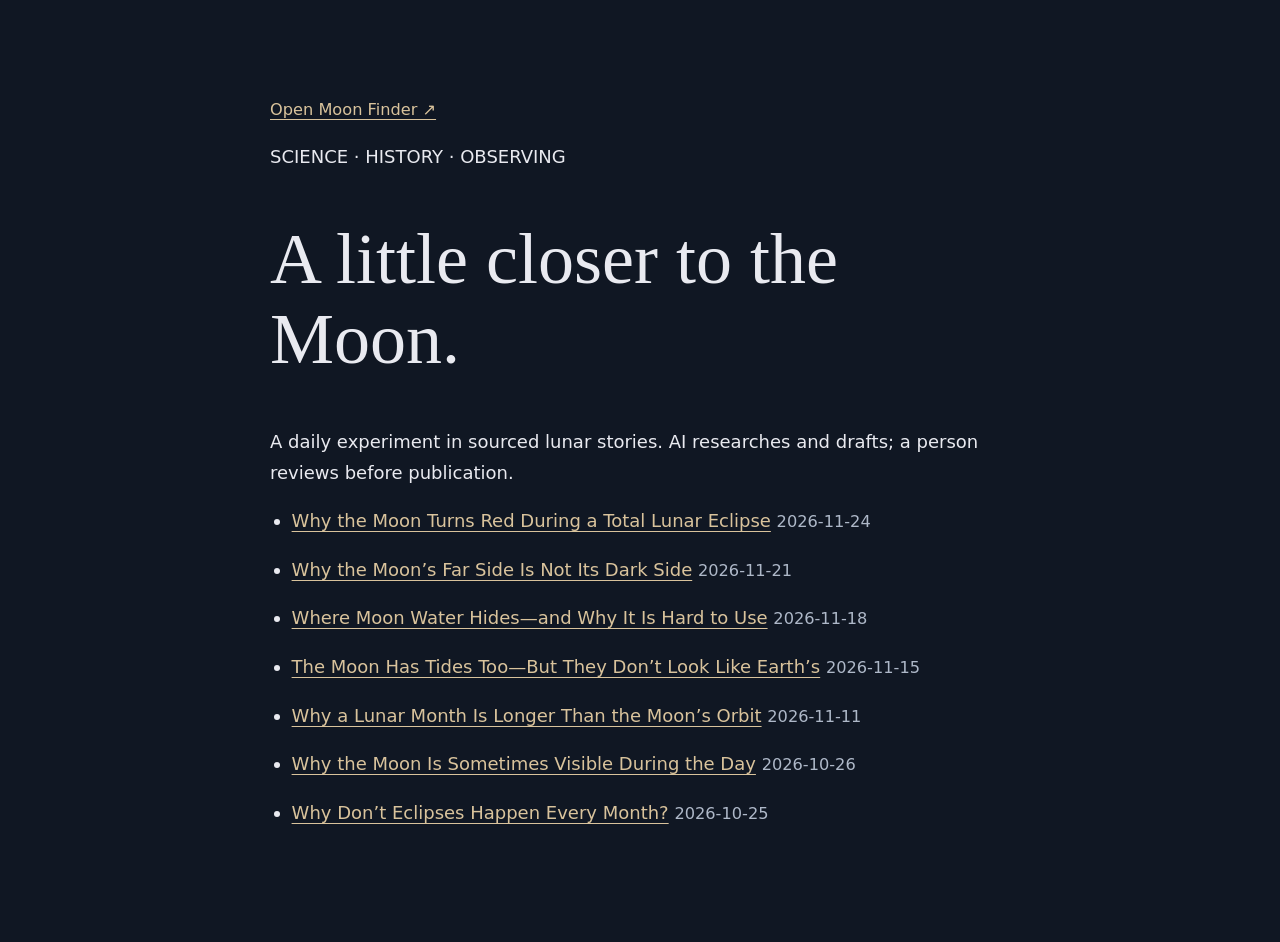
<file: journal/index.html>
<!doctype html><html lang="en"><meta charset="utf-8"><meta name="viewport" content="width=device-width,initial-scale=1"><title>Moon Journal — Moon Finder</title><link rel="stylesheet" href="journal.css"><main><nav><a href="../">Open Moon Finder ↗</a></nav><p>SCIENCE · HISTORY · OBSERVING</p><h1>A little closer to the Moon.</h1><p>A daily experiment in sourced lunar stories. AI researches and drafts; a person reviews before publication.</p><ul><li><a href="articles/2026-11-24-why-moon-turns-red-total-lunar-eclipse.html">Why the Moon Turns Red During a Total Lunar Eclipse</a> <small>2026-11-24</small></li><li><a href="articles/2026-11-21-why-the-moons-far-side-is-not-its-dark-side.html">Why the Moon’s Far Side Is Not Its Dark Side</a> <small>2026-11-21</small></li><li><a href="articles/2026-11-18-where-moon-water-hides-and-why-it-is-hard-to-use.html">Where Moon Water Hides—and Why It Is Hard to Use</a> <small>2026-11-18</small></li><li><a href="articles/2026-11-15-moon-tides-earth-gravity-lunar-scarps.html">The Moon Has Tides Too—But They Don’t Look Like Earth’s</a> <small>2026-11-15</small></li><li><a href="articles/2026-11-11-why-lunar-month-longer-than-moons-orbit.html">Why a Lunar Month Is Longer Than the Moon’s Orbit</a> <small>2026-11-11</small></li><li><a href="articles/2026-10-26-why-the-moon-is-sometimes-visible-during-the-day.html">Why the Moon Is Sometimes Visible During the Day</a> <small>2026-10-26</small></li><li><a href="articles/2026-10-25-why-dont-eclipses-happen-every-month.html">Why Don’t Eclipses Happen Every Month?</a> <small>2026-10-25</small></li></ul></main></html>
</file>
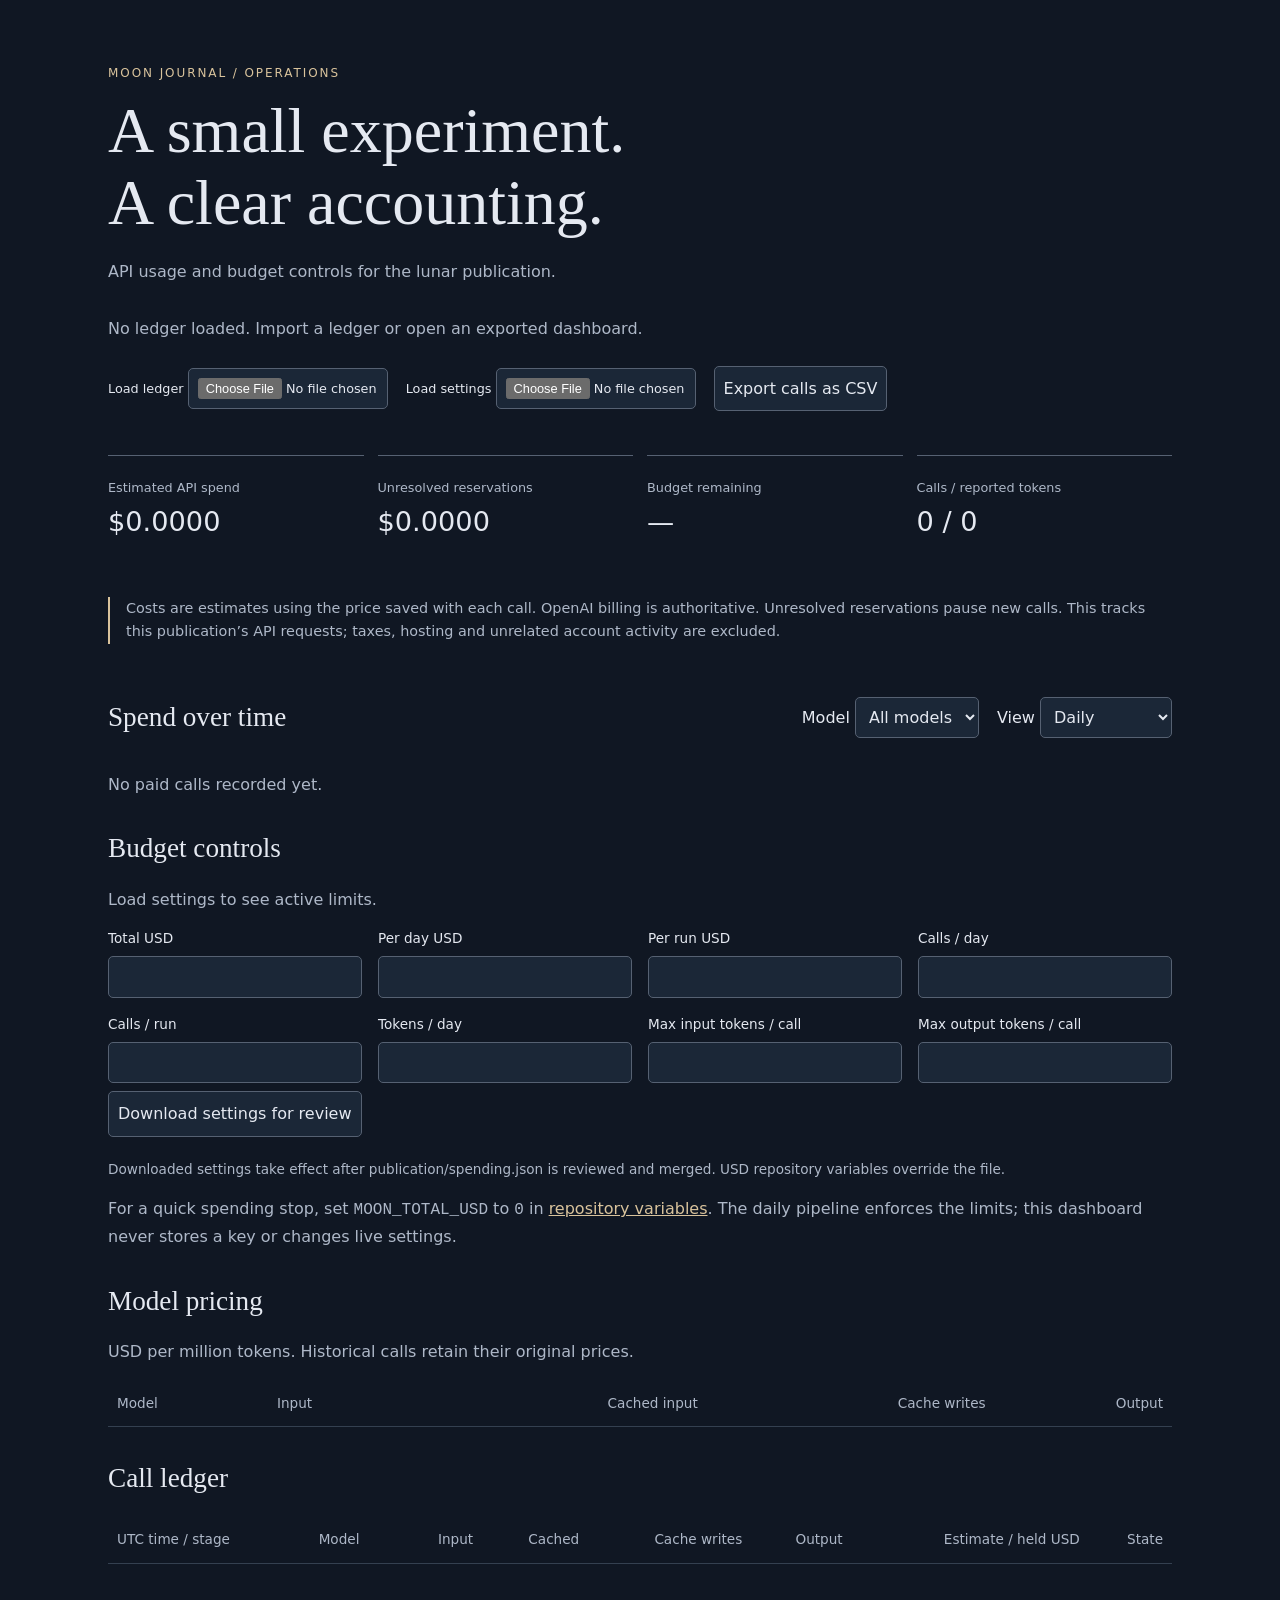
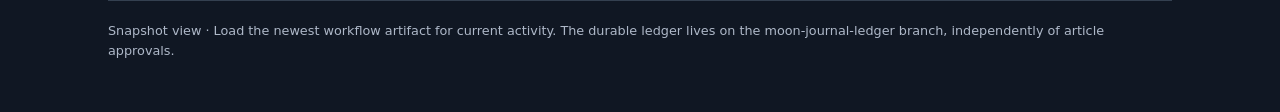
<file: publication/dashboard.html>
<!doctype html>
<html lang="en"><head><meta charset="utf-8"><meta name="viewport" content="width=device-width,initial-scale=1"><title>Moon Journal · Spending</title><link rel="stylesheet" href="dashboard.css"></head>
<body><main>
<header><p class="eyebrow">MOON JOURNAL / OPERATIONS</p><h1>A small experiment.<br>A clear accounting.</h1><p>API usage and budget controls for the lunar publication.</p></header>
<p id="snapshot" role="status">No ledger loaded. Import a ledger or open an exported dashboard.</p>
<div class="toolbar"><label>Load ledger <input id="ledger-file" type="file" accept=".json"></label><label>Load settings <input id="settings-file" type="file" accept=".json"></label><button id="csv">Export calls as CSV</button></div>
<section class="cards" aria-label="Spending overview"><article><span>Estimated API spend</span><strong id="spent">$0.0000</strong></article><article><span>Unresolved reservations</span><strong id="reserved">$0.0000</strong></article><article><span>Budget remaining</span><strong id="remaining">—</strong></article><article><span>Calls / reported tokens</span><strong id="activity">0 / 0</strong></article></section>
<p class="notice">Costs are estimates using the price saved with each call. OpenAI billing is authoritative. Unresolved reservations pause new calls. This tracks this publication’s API requests; taxes, hosting and unrelated account activity are excluded.</p>
<section><div class="section-head"><h2>Spend over time</h2><label>Model <select id="model"><option value="">All models</option></select></label><label>View <select id="view"><option value="daily">Daily</option><option value="cumulative">Cumulative</option></select></label></div><div id="chart" role="img" aria-label="Spending over time"></div><p id="empty">No paid calls recorded yet.</p></section>
<section><h2>Budget controls</h2><p id="active-limits">Load settings to see active limits.</p><form id="limits"><div class="fields"><label>Total USD<input name="total_usd" type="number" min="0" step="0.01" required></label><label>Per day USD<input name="daily_usd" type="number" min="0" step="0.01" required></label><label>Per run USD<input name="run_usd" type="number" min="0" step="0.01" required></label><label>Calls / day<input name="daily_calls" type="number" min="0" step="1" required></label><label>Calls / run<input name="run_calls" type="number" min="0" step="1" required></label><label>Tokens / day<input name="daily_tokens" type="number" min="0" step="1" required></label><label>Max input tokens / call<input name="max_input_tokens" type="number" min="0" step="1" required></label><label>Max output tokens / call<input name="max_output_tokens" type="number" min="0" step="1" required></label></div><button type="submit">Download settings for review</button><p id="limit-status" role="status">Downloaded settings take effect after publication/spending.json is reviewed and merged. USD repository variables override the file.</p></form><p>For a quick spending stop, set <code>MOON_TOTAL_USD</code> to <code>0</code> in <a href="https://github.com/casturm/moon-finder/settings/variables/actions">repository variables</a>. The daily pipeline enforces the limits; this dashboard never stores a key or changes live settings.</p></section>
<section><h2>Model pricing</h2><p>USD per million tokens. Historical calls retain their original prices.</p><div class="scroll"><table><thead><tr><th>Model</th><th>Input</th><th>Cached input</th><th>Cache writes</th><th>Output</th></tr></thead><tbody id="prices"></tbody></table></div></section>
<section><h2>Call ledger</h2><div class="scroll"><table><thead><tr><th>UTC time / stage</th><th>Model</th><th>Input</th><th>Cached</th><th>Cache writes</th><th>Output</th><th>Estimate / held USD</th><th>State</th></tr></thead><tbody id="calls"></tbody></table></div></section>
<footer>Snapshot view · Load the newest workflow artifact for current activity. The durable ledger lives on the moon-journal-ledger branch, independently of article approvals.</footer>
</main><script id="bootstrap" type="application/json">{}</script><script src="dashboard.js"></script></body></html>
</file>
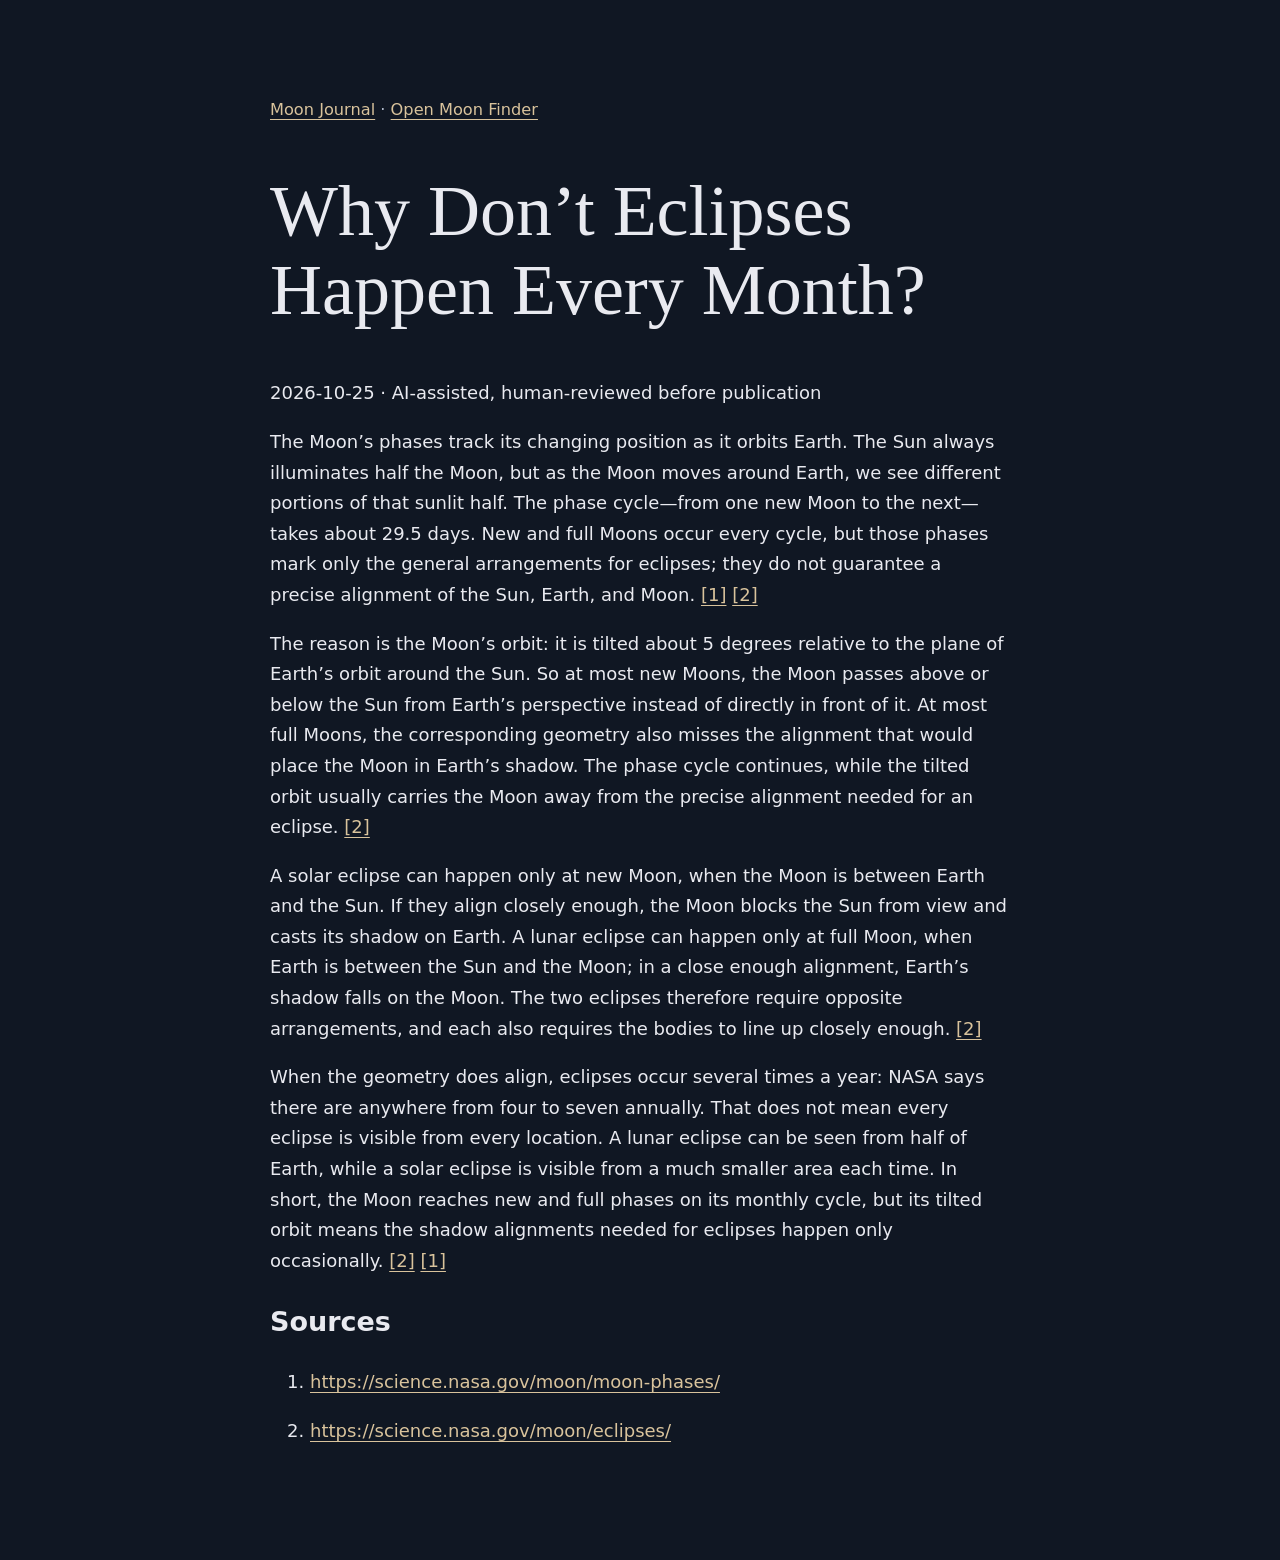
<file: journal/articles/2026-10-25-why-dont-eclipses-happen-every-month.html>
<!doctype html><html lang="en"><meta charset="utf-8"><meta name="viewport" content="width=device-width,initial-scale=1"><title>Why Don’t Eclipses Happen Every Month?</title><link rel="stylesheet" href="../journal.css"><main><nav><a href="../index.html">Moon Journal</a> · <a href="../../">Open Moon Finder</a></nav><h1>Why Don’t Eclipses Happen Every Month?</h1><p>2026-10-25 · AI-assisted, human-reviewed before publication</p><p>The Moon’s phases track its changing position as it orbits Earth. The Sun always illuminates half the Moon, but as the Moon moves around Earth, we see different portions of that sunlit half. The phase cycle—from one new Moon to the next—takes about 29.5 days. New and full Moons occur every cycle, but those phases mark only the general arrangements for eclipses; they do not guarantee a precise alignment of the Sun, Earth, and Moon. <a href="https://science.nasa.gov/moon/moon-phases/">[1]</a> <a href="https://science.nasa.gov/moon/eclipses/">[2]</a></p><p>The reason is the Moon’s orbit: it is tilted about 5 degrees relative to the plane of Earth’s orbit around the Sun. So at most new Moons, the Moon passes above or below the Sun from Earth’s perspective instead of directly in front of it. At most full Moons, the corresponding geometry also misses the alignment that would place the Moon in Earth’s shadow. The phase cycle continues, while the tilted orbit usually carries the Moon away from the precise alignment needed for an eclipse. <a href="https://science.nasa.gov/moon/eclipses/">[2]</a></p><p>A solar eclipse can happen only at new Moon, when the Moon is between Earth and the Sun. If they align closely enough, the Moon blocks the Sun from view and casts its shadow on Earth. A lunar eclipse can happen only at full Moon, when Earth is between the Sun and the Moon; in a close enough alignment, Earth’s shadow falls on the Moon. The two eclipses therefore require opposite arrangements, and each also requires the bodies to line up closely enough. <a href="https://science.nasa.gov/moon/eclipses/">[2]</a></p><p>When the geometry does align, eclipses occur several times a year: NASA says there are anywhere from four to seven annually. That does not mean every eclipse is visible from every location. A lunar eclipse can be seen from half of Earth, while a solar eclipse is visible from a much smaller area each time. In short, the Moon reaches new and full phases on its monthly cycle, but its tilted orbit means the shadow alignments needed for eclipses happen only occasionally. <a href="https://science.nasa.gov/moon/eclipses/">[2]</a> <a href="https://science.nasa.gov/moon/moon-phases/">[1]</a></p><h2>Sources</h2><ol><li><a href="https://science.nasa.gov/moon/moon-phases/">https://science.nasa.gov/moon/moon-phases/</a></li><li><a href="https://science.nasa.gov/moon/eclipses/">https://science.nasa.gov/moon/eclipses/</a></li></ol></main></html>
</file>
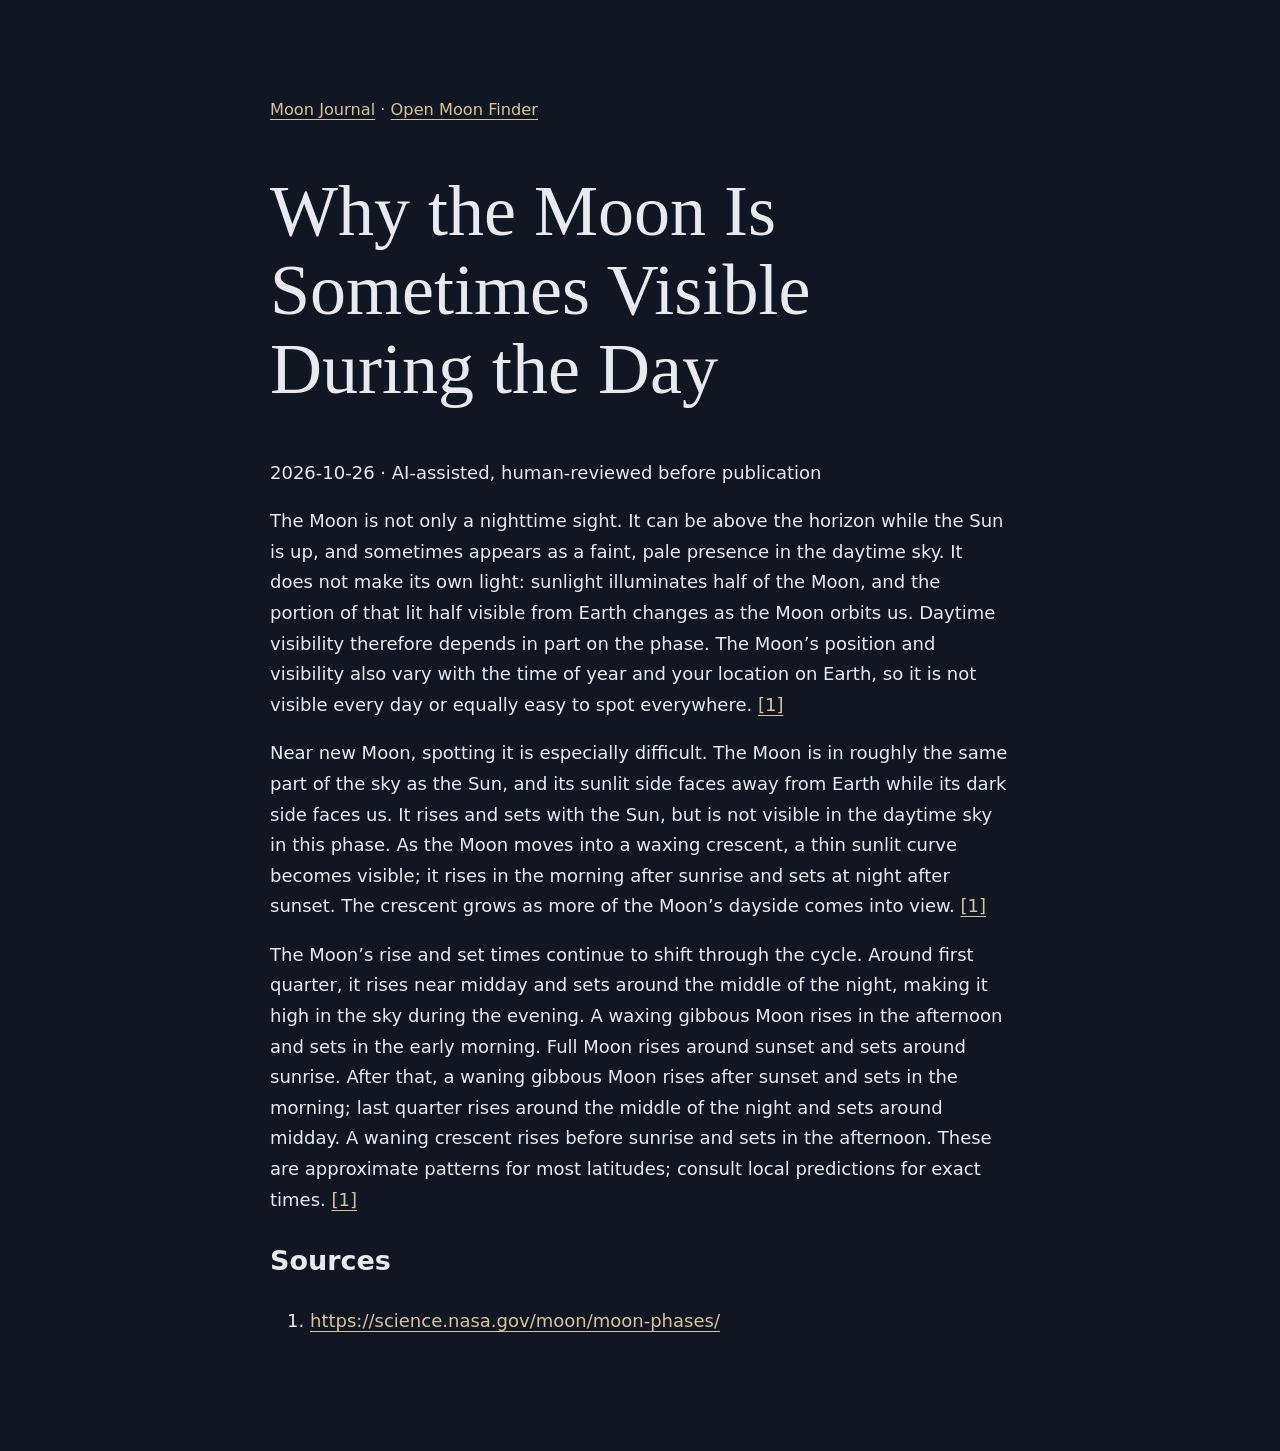
<file: journal/articles/2026-10-26-why-the-moon-is-sometimes-visible-during-the-day.html>
<!doctype html><html lang="en"><meta charset="utf-8"><meta name="viewport" content="width=device-width,initial-scale=1"><title>Why the Moon Is Sometimes Visible During the Day</title><link rel="stylesheet" href="../journal.css"><main><nav><a href="../index.html">Moon Journal</a> · <a href="../../">Open Moon Finder</a></nav><h1>Why the Moon Is Sometimes Visible During the Day</h1><p>2026-10-26 · AI-assisted, human-reviewed before publication</p><p>The Moon is not only a nighttime sight. It can be above the horizon while the Sun is up, and sometimes appears as a faint, pale presence in the daytime sky. It does not make its own light: sunlight illuminates half of the Moon, and the portion of that lit half visible from Earth changes as the Moon orbits us. Daytime visibility therefore depends in part on the phase. The Moon’s position and visibility also vary with the time of year and your location on Earth, so it is not visible every day or equally easy to spot everywhere. <a href="https://science.nasa.gov/moon/moon-phases/">[1]</a></p><p>Near new Moon, spotting it is especially difficult. The Moon is in roughly the same part of the sky as the Sun, and its sunlit side faces away from Earth while its dark side faces us. It rises and sets with the Sun, but is not visible in the daytime sky in this phase. As the Moon moves into a waxing crescent, a thin sunlit curve becomes visible; it rises in the morning after sunrise and sets at night after sunset. The crescent grows as more of the Moon’s dayside comes into view. <a href="https://science.nasa.gov/moon/moon-phases/">[1]</a></p><p>The Moon’s rise and set times continue to shift through the cycle. Around first quarter, it rises near midday and sets around the middle of the night, making it high in the sky during the evening. A waxing gibbous Moon rises in the afternoon and sets in the early morning. Full Moon rises around sunset and sets around sunrise. After that, a waning gibbous Moon rises after sunset and sets in the morning; last quarter rises around the middle of the night and sets around midday. A waning crescent rises before sunrise and sets in the afternoon. These are approximate patterns for most latitudes; consult local predictions for exact times. <a href="https://science.nasa.gov/moon/moon-phases/">[1]</a></p><h2>Sources</h2><ol><li><a href="https://science.nasa.gov/moon/moon-phases/">https://science.nasa.gov/moon/moon-phases/</a></li></ol></main></html>
</file>
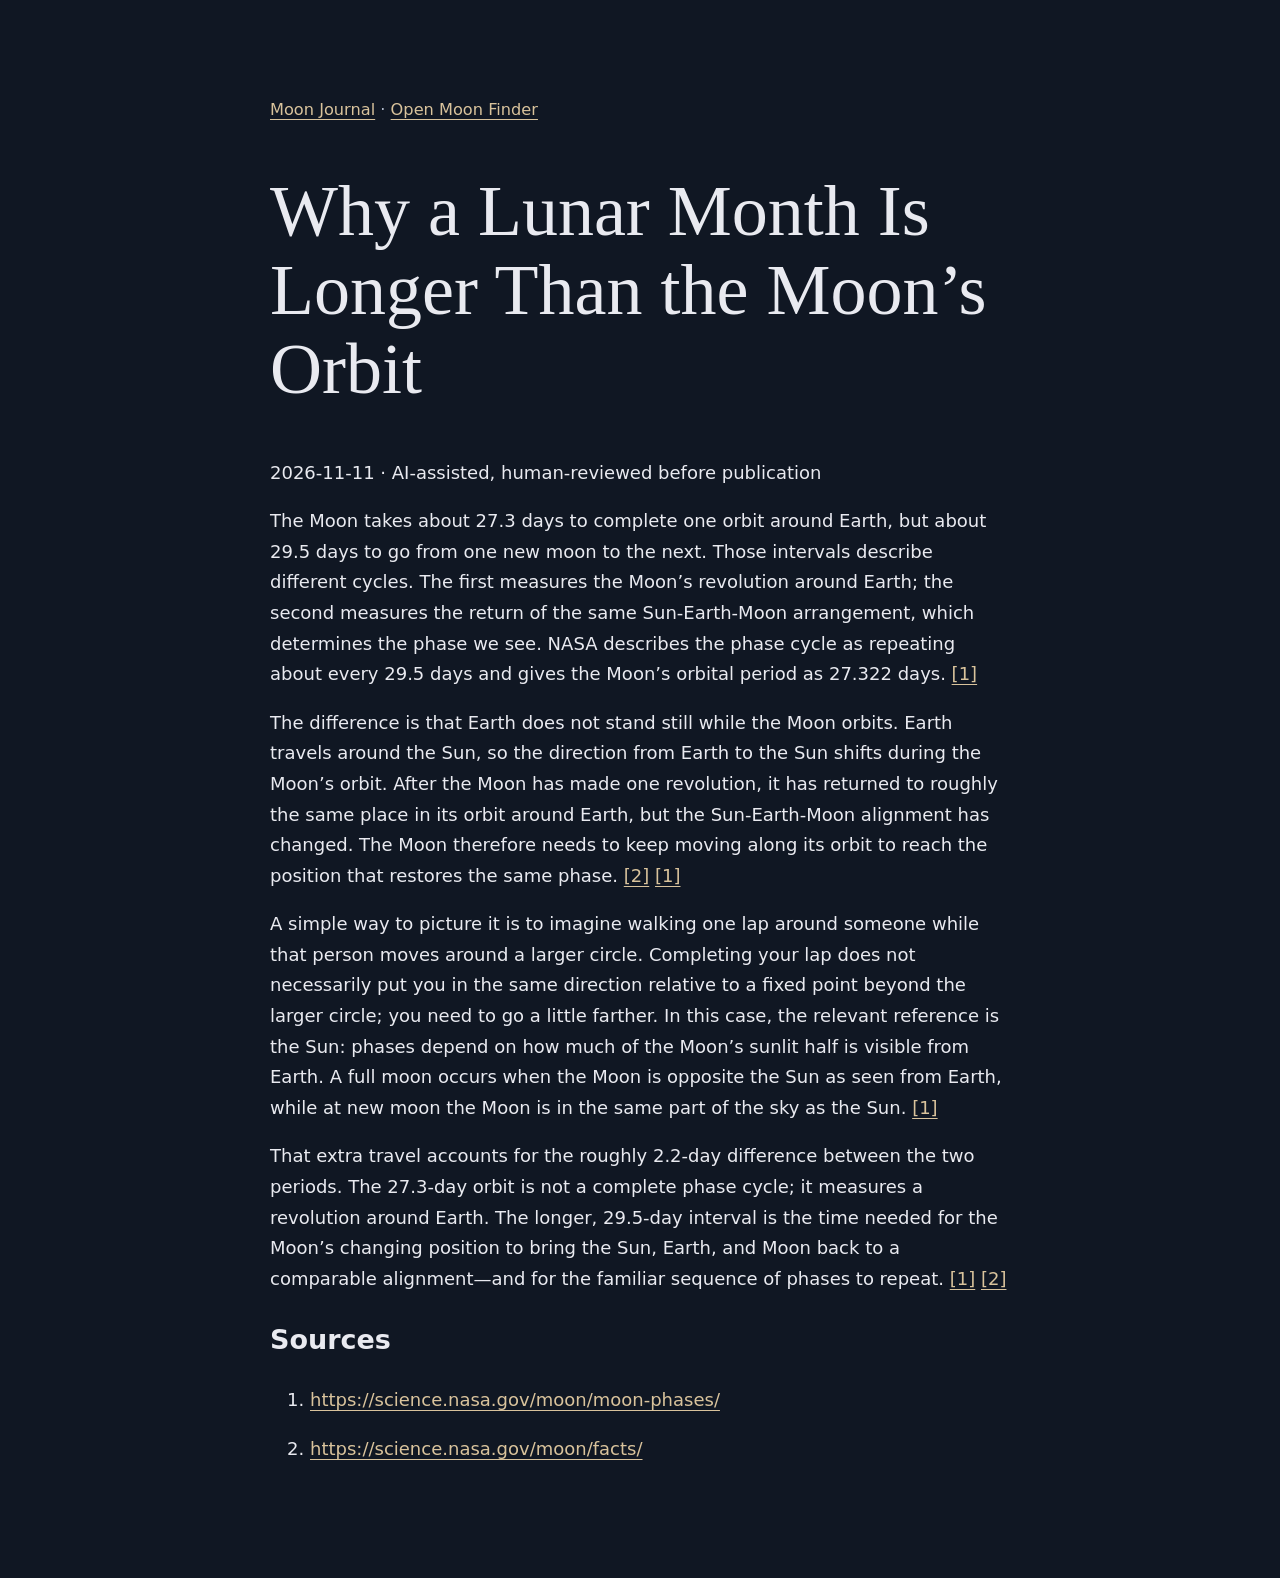
<file: journal/articles/2026-11-11-why-lunar-month-longer-than-moons-orbit.html>
<!doctype html><html lang="en"><meta charset="utf-8"><meta name="viewport" content="width=device-width,initial-scale=1"><title>Why a Lunar Month Is Longer Than the Moon’s Orbit</title><link rel="stylesheet" href="../journal.css"><main><nav><a href="../index.html">Moon Journal</a> · <a href="../../">Open Moon Finder</a></nav><h1>Why a Lunar Month Is Longer Than the Moon’s Orbit</h1><p>2026-11-11 · AI-assisted, human-reviewed before publication</p><p>The Moon takes about 27.3 days to complete one orbit around Earth, but about 29.5 days to go from one new moon to the next. Those intervals describe different cycles. The first measures the Moon’s revolution around Earth; the second measures the return of the same Sun-Earth-Moon arrangement, which determines the phase we see. NASA describes the phase cycle as repeating about every 29.5 days and gives the Moon’s orbital period as 27.322 days. <a href="https://science.nasa.gov/moon/moon-phases/">[1]</a></p><p>The difference is that Earth does not stand still while the Moon orbits. Earth travels around the Sun, so the direction from Earth to the Sun shifts during the Moon’s orbit. After the Moon has made one revolution, it has returned to roughly the same place in its orbit around Earth, but the Sun-Earth-Moon alignment has changed. The Moon therefore needs to keep moving along its orbit to reach the position that restores the same phase. <a href="https://science.nasa.gov/moon/facts/">[2]</a> <a href="https://science.nasa.gov/moon/moon-phases/">[1]</a></p><p>A simple way to picture it is to imagine walking one lap around someone while that person moves around a larger circle. Completing your lap does not necessarily put you in the same direction relative to a fixed point beyond the larger circle; you need to go a little farther. In this case, the relevant reference is the Sun: phases depend on how much of the Moon’s sunlit half is visible from Earth. A full moon occurs when the Moon is opposite the Sun as seen from Earth, while at new moon the Moon is in the same part of the sky as the Sun. <a href="https://science.nasa.gov/moon/moon-phases/">[1]</a></p><p>That extra travel accounts for the roughly 2.2-day difference between the two periods. The 27.3-day orbit is not a complete phase cycle; it measures a revolution around Earth. The longer, 29.5-day interval is the time needed for the Moon’s changing position to bring the Sun, Earth, and Moon back to a comparable alignment—and for the familiar sequence of phases to repeat. <a href="https://science.nasa.gov/moon/moon-phases/">[1]</a> <a href="https://science.nasa.gov/moon/facts/">[2]</a></p><h2>Sources</h2><ol><li><a href="https://science.nasa.gov/moon/moon-phases/">https://science.nasa.gov/moon/moon-phases/</a></li><li><a href="https://science.nasa.gov/moon/facts/">https://science.nasa.gov/moon/facts/</a></li></ol></main></html>
</file>
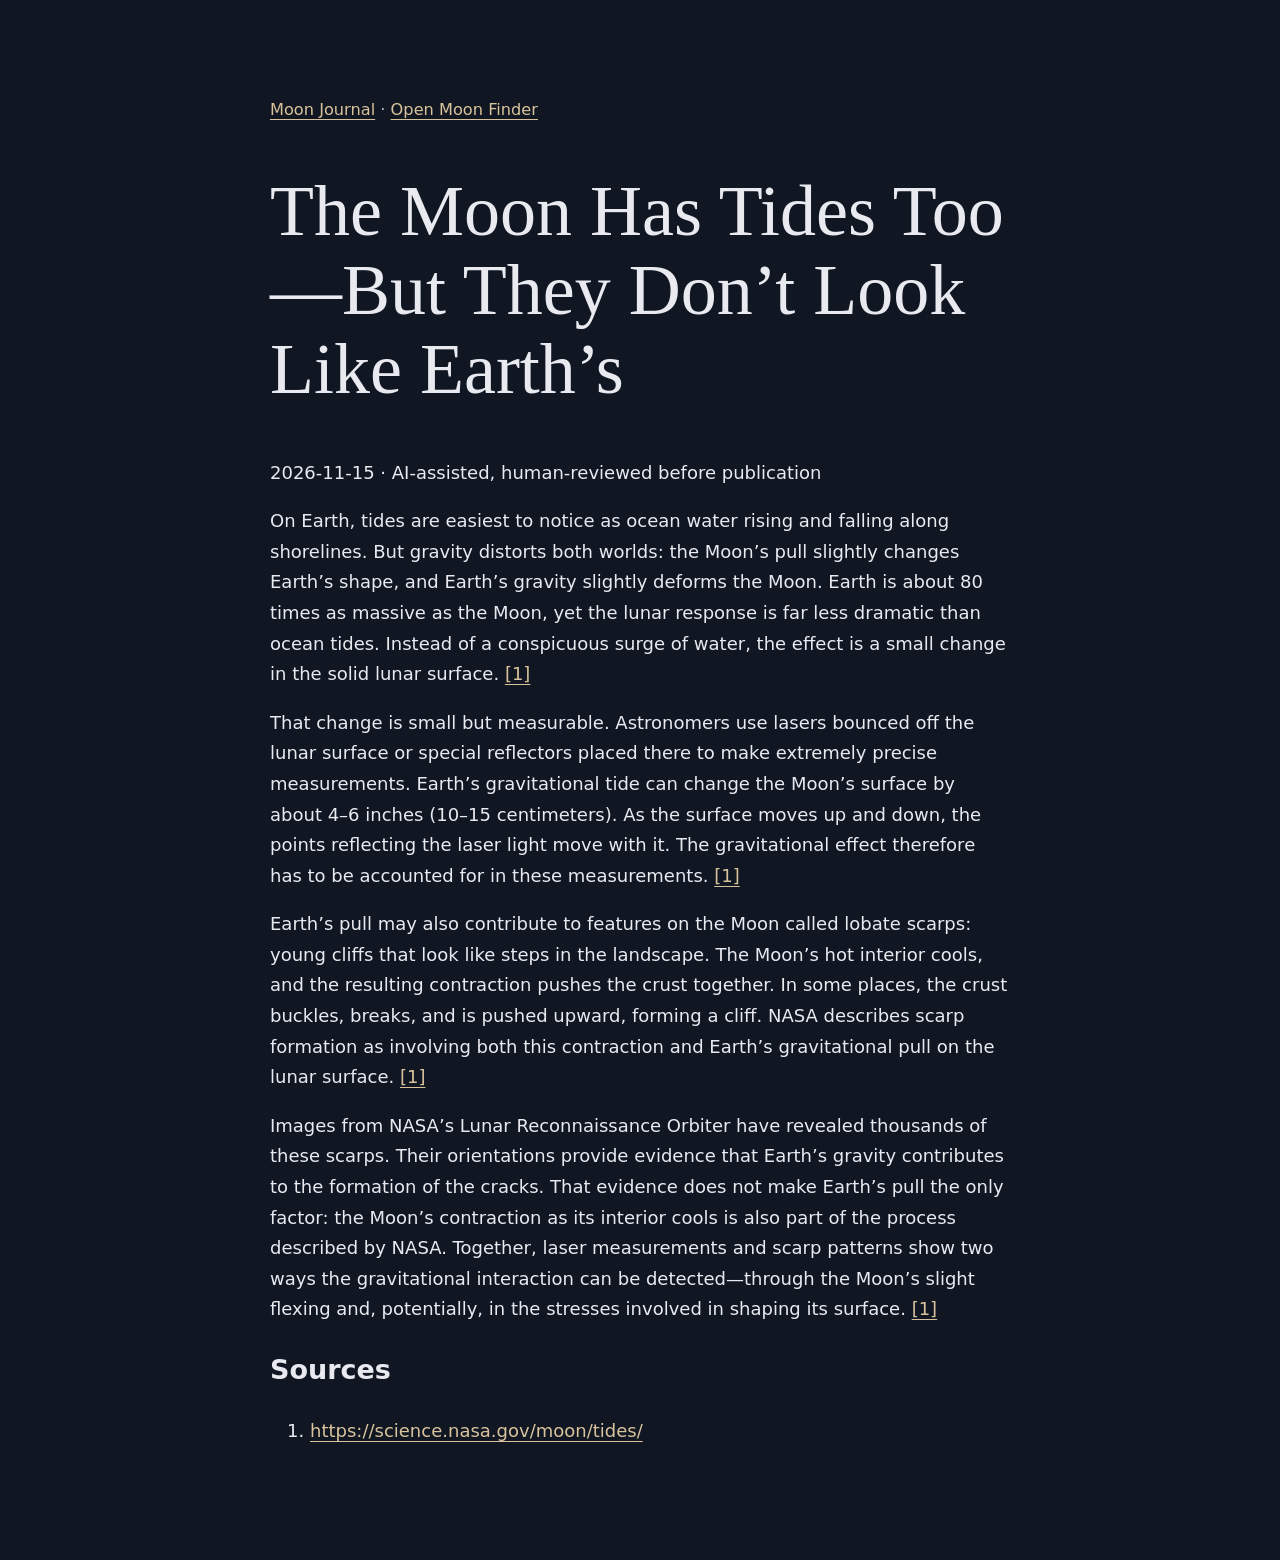
<file: journal/articles/2026-11-15-moon-tides-earth-gravity-lunar-scarps.html>
<!doctype html><html lang="en"><meta charset="utf-8"><meta name="viewport" content="width=device-width,initial-scale=1"><title>The Moon Has Tides Too—But They Don’t Look Like Earth’s</title><link rel="stylesheet" href="../journal.css"><main><nav><a href="../index.html">Moon Journal</a> · <a href="../../">Open Moon Finder</a></nav><h1>The Moon Has Tides Too—But They Don’t Look Like Earth’s</h1><p>2026-11-15 · AI-assisted, human-reviewed before publication</p><p>On Earth, tides are easiest to notice as ocean water rising and falling along shorelines. But gravity distorts both worlds: the Moon’s pull slightly changes Earth’s shape, and Earth’s gravity slightly deforms the Moon. Earth is about 80 times as massive as the Moon, yet the lunar response is far less dramatic than ocean tides. Instead of a conspicuous surge of water, the effect is a small change in the solid lunar surface. <a href="https://science.nasa.gov/moon/tides/">[1]</a></p><p>That change is small but measurable. Astronomers use lasers bounced off the lunar surface or special reflectors placed there to make extremely precise measurements. Earth’s gravitational tide can change the Moon’s surface by about 4–6 inches (10–15 centimeters). As the surface moves up and down, the points reflecting the laser light move with it. The gravitational effect therefore has to be accounted for in these measurements. <a href="https://science.nasa.gov/moon/tides/">[1]</a></p><p>Earth’s pull may also contribute to features on the Moon called lobate scarps: young cliffs that look like steps in the landscape. The Moon’s hot interior cools, and the resulting contraction pushes the crust together. In some places, the crust buckles, breaks, and is pushed upward, forming a cliff. NASA describes scarp formation as involving both this contraction and Earth’s gravitational pull on the lunar surface. <a href="https://science.nasa.gov/moon/tides/">[1]</a></p><p>Images from NASA’s Lunar Reconnaissance Orbiter have revealed thousands of these scarps. Their orientations provide evidence that Earth’s gravity contributes to the formation of the cracks. That evidence does not make Earth’s pull the only factor: the Moon’s contraction as its interior cools is also part of the process described by NASA. Together, laser measurements and scarp patterns show two ways the gravitational interaction can be detected—through the Moon’s slight flexing and, potentially, in the stresses involved in shaping its surface. <a href="https://science.nasa.gov/moon/tides/">[1]</a></p><h2>Sources</h2><ol><li><a href="https://science.nasa.gov/moon/tides/">https://science.nasa.gov/moon/tides/</a></li></ol></main></html>
</file>
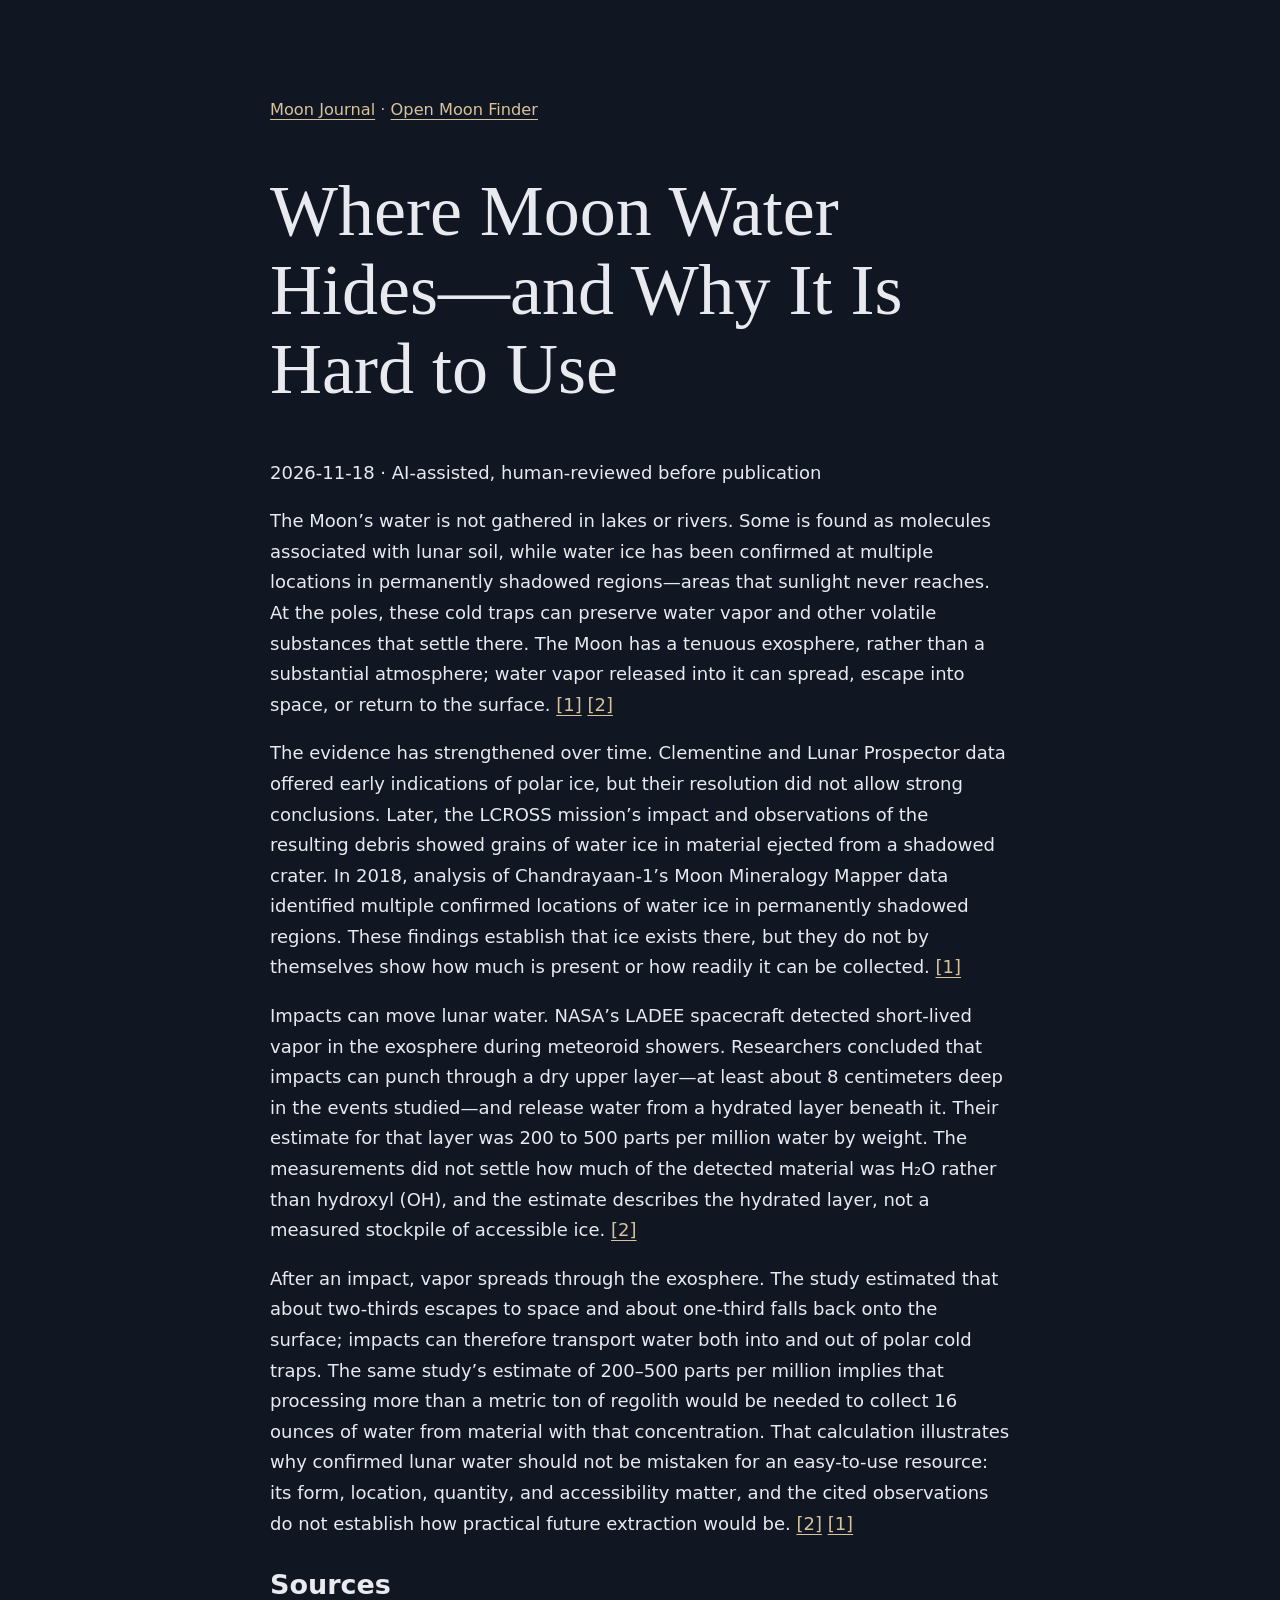
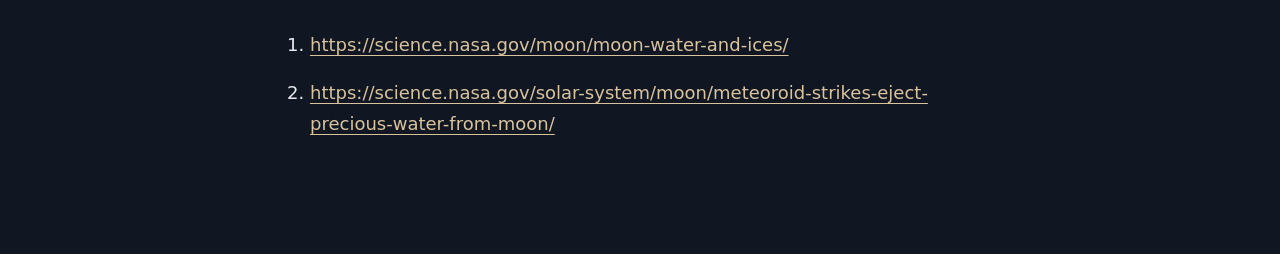
<file: journal/articles/2026-11-18-where-moon-water-hides-and-why-it-is-hard-to-use.html>
<!doctype html><html lang="en"><meta charset="utf-8"><meta name="viewport" content="width=device-width,initial-scale=1"><title>Where Moon Water Hides—and Why It Is Hard to Use</title><link rel="stylesheet" href="../journal.css"><main><nav><a href="../index.html">Moon Journal</a> · <a href="../../">Open Moon Finder</a></nav><h1>Where Moon Water Hides—and Why It Is Hard to Use</h1><p>2026-11-18 · AI-assisted, human-reviewed before publication</p><p>The Moon’s water is not gathered in lakes or rivers. Some is found as molecules associated with lunar soil, while water ice has been confirmed at multiple locations in permanently shadowed regions—areas that sunlight never reaches. At the poles, these cold traps can preserve water vapor and other volatile substances that settle there. The Moon has a tenuous exosphere, rather than a substantial atmosphere; water vapor released into it can spread, escape into space, or return to the surface. <a href="https://science.nasa.gov/moon/moon-water-and-ices/">[1]</a> <a href="https://science.nasa.gov/solar-system/moon/meteoroid-strikes-eject-precious-water-from-moon/">[2]</a></p><p>The evidence has strengthened over time. Clementine and Lunar Prospector data offered early indications of polar ice, but their resolution did not allow strong conclusions. Later, the LCROSS mission’s impact and observations of the resulting debris showed grains of water ice in material ejected from a shadowed crater. In 2018, analysis of Chandrayaan-1’s Moon Mineralogy Mapper data identified multiple confirmed locations of water ice in permanently shadowed regions. These findings establish that ice exists there, but they do not by themselves show how much is present or how readily it can be collected. <a href="https://science.nasa.gov/moon/moon-water-and-ices/">[1]</a></p><p>Impacts can move lunar water. NASA’s LADEE spacecraft detected short-lived vapor in the exosphere during meteoroid showers. Researchers concluded that impacts can punch through a dry upper layer—at least about 8 centimeters deep in the events studied—and release water from a hydrated layer beneath it. Their estimate for that layer was 200 to 500 parts per million water by weight. The measurements did not settle how much of the detected material was H₂O rather than hydroxyl (OH), and the estimate describes the hydrated layer, not a measured stockpile of accessible ice. <a href="https://science.nasa.gov/solar-system/moon/meteoroid-strikes-eject-precious-water-from-moon/">[2]</a></p><p>After an impact, vapor spreads through the exosphere. The study estimated that about two-thirds escapes to space and about one-third falls back onto the surface; impacts can therefore transport water both into and out of polar cold traps. The same study’s estimate of 200–500 parts per million implies that processing more than a metric ton of regolith would be needed to collect 16 ounces of water from material with that concentration. That calculation illustrates why confirmed lunar water should not be mistaken for an easy-to-use resource: its form, location, quantity, and accessibility matter, and the cited observations do not establish how practical future extraction would be. <a href="https://science.nasa.gov/solar-system/moon/meteoroid-strikes-eject-precious-water-from-moon/">[2]</a> <a href="https://science.nasa.gov/moon/moon-water-and-ices/">[1]</a></p><h2>Sources</h2><ol><li><a href="https://science.nasa.gov/moon/moon-water-and-ices/">https://science.nasa.gov/moon/moon-water-and-ices/</a></li><li><a href="https://science.nasa.gov/solar-system/moon/meteoroid-strikes-eject-precious-water-from-moon/">https://science.nasa.gov/solar-system/moon/meteoroid-strikes-eject-precious-water-from-moon/</a></li></ol></main></html>
</file>
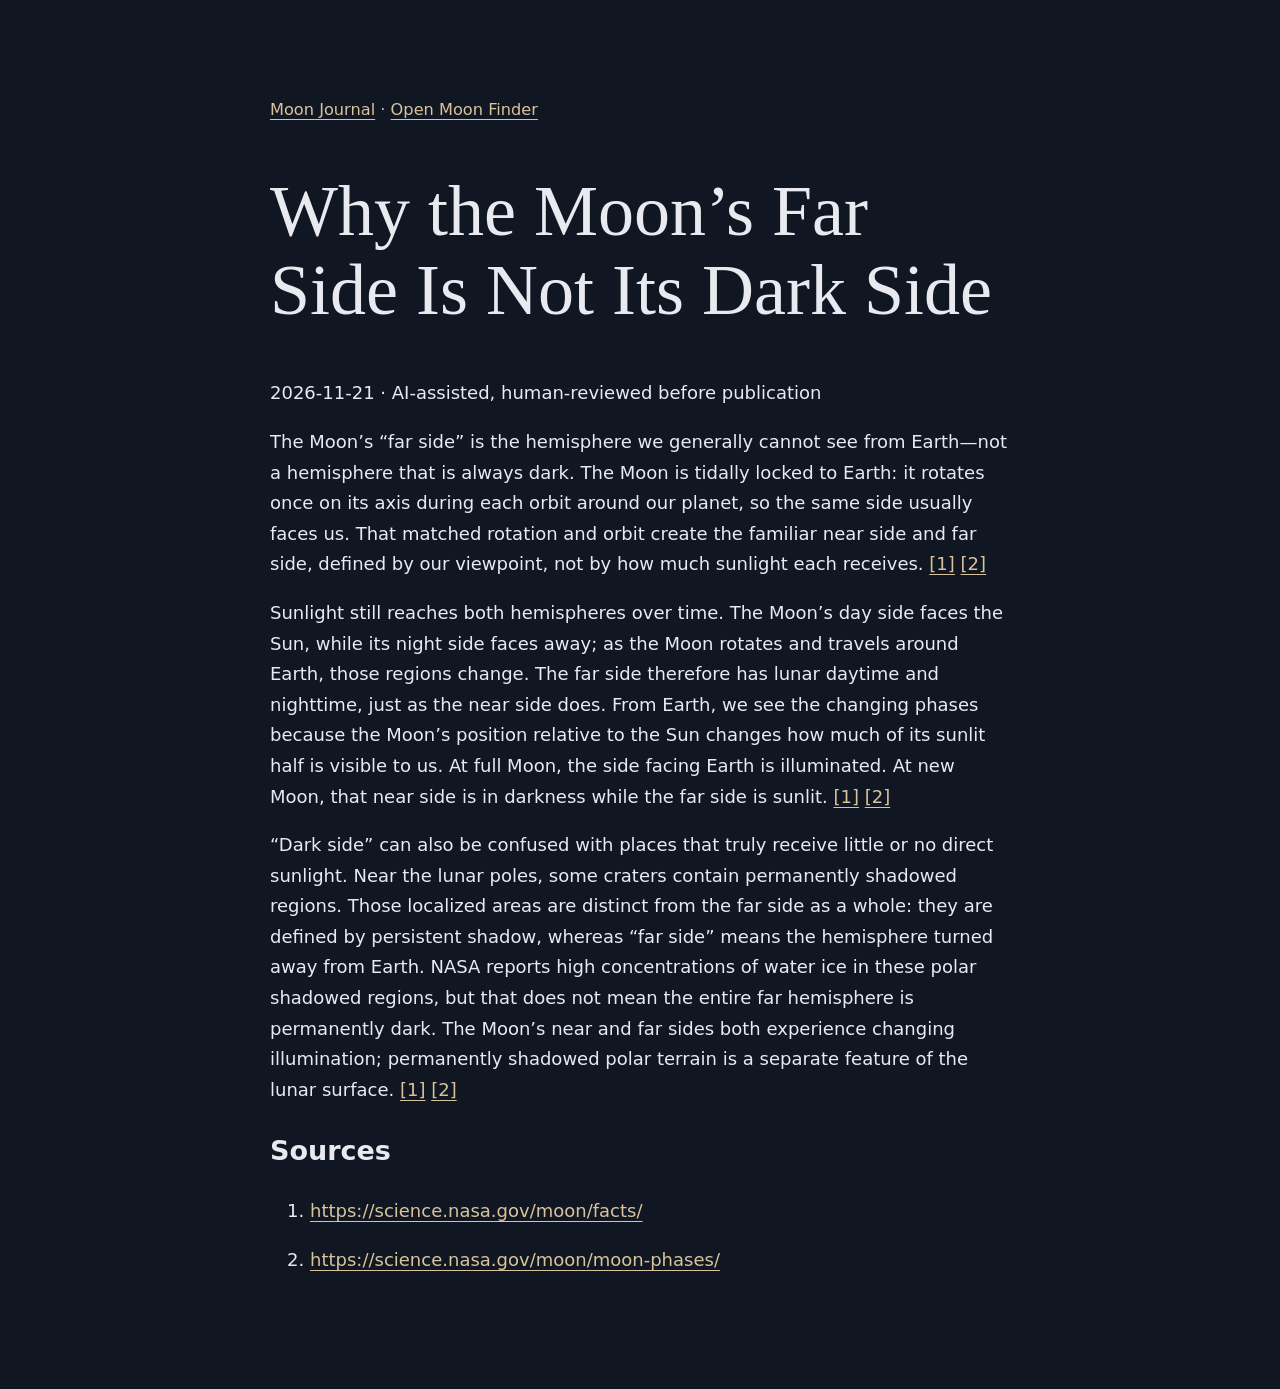
<file: journal/articles/2026-11-21-why-the-moons-far-side-is-not-its-dark-side.html>
<!doctype html><html lang="en"><meta charset="utf-8"><meta name="viewport" content="width=device-width,initial-scale=1"><title>Why the Moon’s Far Side Is Not Its Dark Side</title><link rel="stylesheet" href="../journal.css"><main><nav><a href="../index.html">Moon Journal</a> · <a href="../../">Open Moon Finder</a></nav><h1>Why the Moon’s Far Side Is Not Its Dark Side</h1><p>2026-11-21 · AI-assisted, human-reviewed before publication</p><p>The Moon’s “far side” is the hemisphere we generally cannot see from Earth—not a hemisphere that is always dark. The Moon is tidally locked to Earth: it rotates once on its axis during each orbit around our planet, so the same side usually faces us. That matched rotation and orbit create the familiar near side and far side, defined by our viewpoint, not by how much sunlight each receives. <a href="https://science.nasa.gov/moon/facts/">[1]</a> <a href="https://science.nasa.gov/moon/moon-phases/">[2]</a></p><p>Sunlight still reaches both hemispheres over time. The Moon’s day side faces the Sun, while its night side faces away; as the Moon rotates and travels around Earth, those regions change. The far side therefore has lunar daytime and nighttime, just as the near side does. From Earth, we see the changing phases because the Moon’s position relative to the Sun changes how much of its sunlit half is visible to us. At full Moon, the side facing Earth is illuminated. At new Moon, that near side is in darkness while the far side is sunlit. <a href="https://science.nasa.gov/moon/facts/">[1]</a> <a href="https://science.nasa.gov/moon/moon-phases/">[2]</a></p><p>“Dark side” can also be confused with places that truly receive little or no direct sunlight. Near the lunar poles, some craters contain permanently shadowed regions. Those localized areas are distinct from the far side as a whole: they are defined by persistent shadow, whereas “far side” means the hemisphere turned away from Earth. NASA reports high concentrations of water ice in these polar shadowed regions, but that does not mean the entire far hemisphere is permanently dark. The Moon’s near and far sides both experience changing illumination; permanently shadowed polar terrain is a separate feature of the lunar surface. <a href="https://science.nasa.gov/moon/facts/">[1]</a> <a href="https://science.nasa.gov/moon/moon-phases/">[2]</a></p><h2>Sources</h2><ol><li><a href="https://science.nasa.gov/moon/facts/">https://science.nasa.gov/moon/facts/</a></li><li><a href="https://science.nasa.gov/moon/moon-phases/">https://science.nasa.gov/moon/moon-phases/</a></li></ol></main></html>
</file>
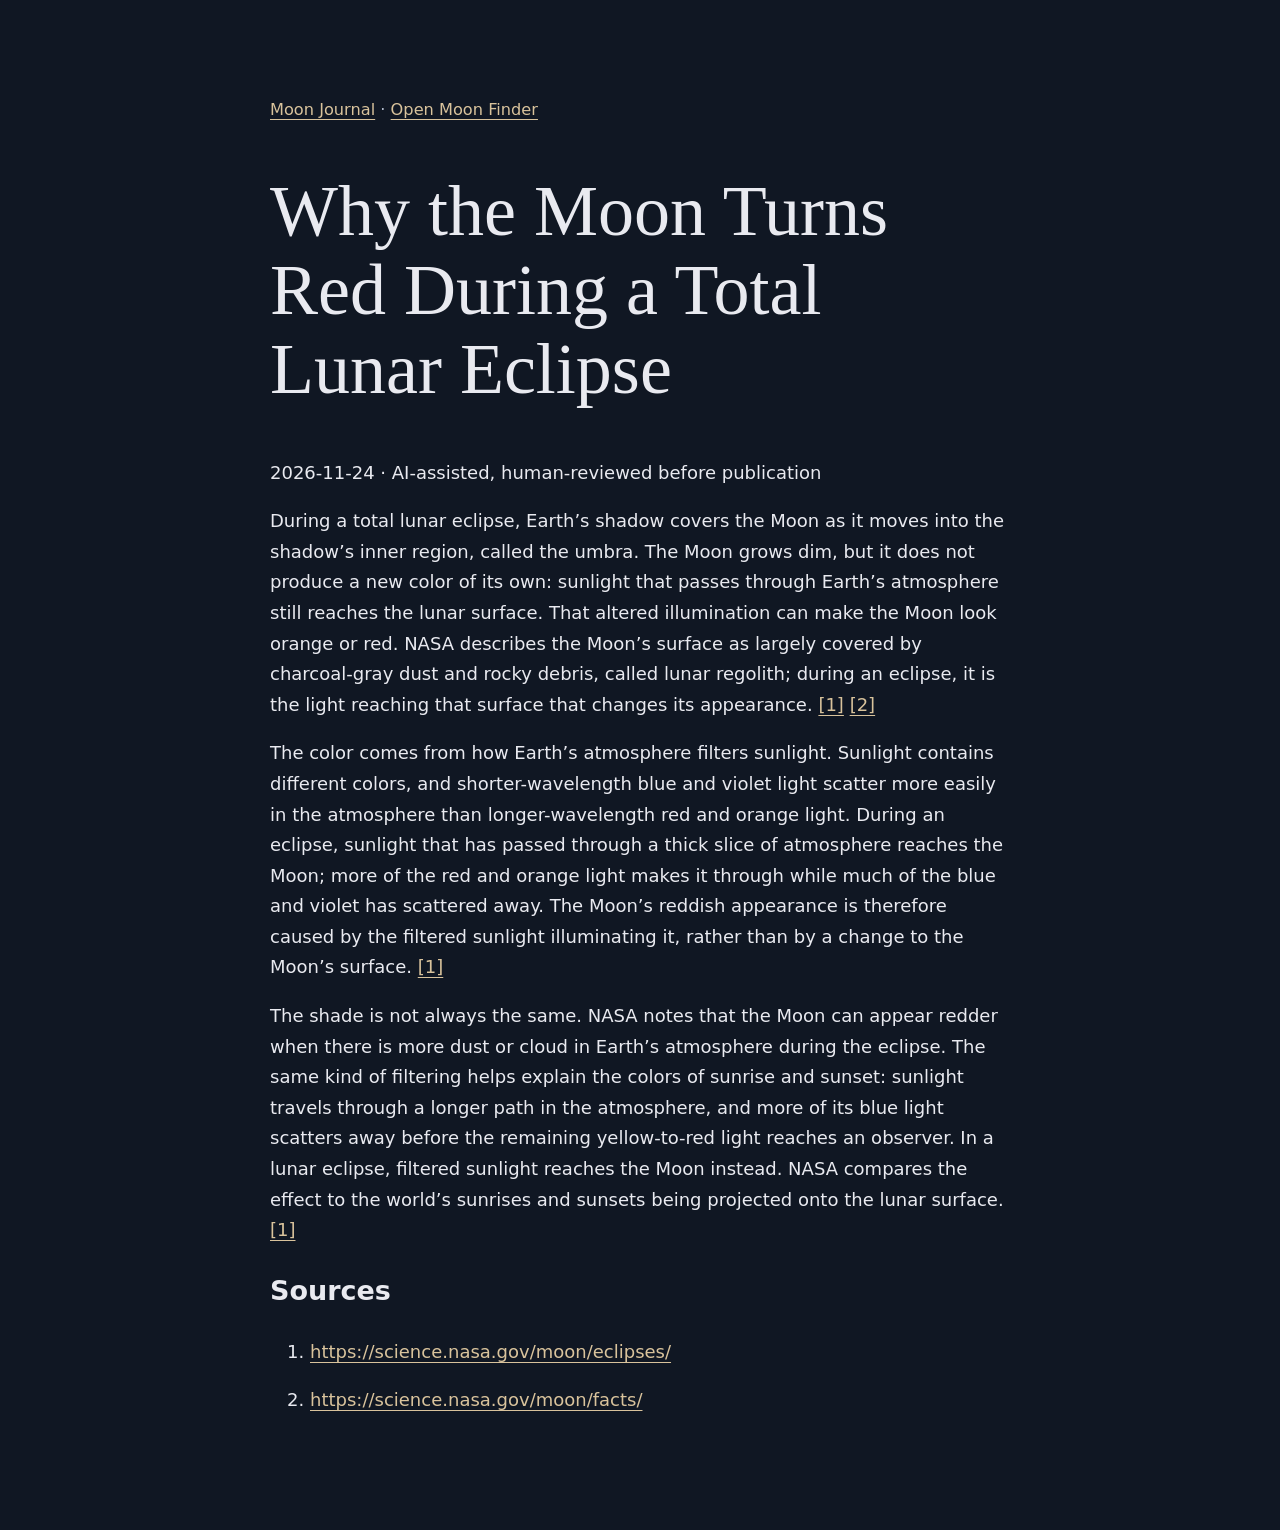
<file: journal/articles/2026-11-24-why-moon-turns-red-total-lunar-eclipse.html>
<!doctype html><html lang="en"><meta charset="utf-8"><meta name="viewport" content="width=device-width,initial-scale=1"><title>Why the Moon Turns Red During a Total Lunar Eclipse</title><link rel="stylesheet" href="../journal.css"><main><nav><a href="../index.html">Moon Journal</a> · <a href="../../">Open Moon Finder</a></nav><h1>Why the Moon Turns Red During a Total Lunar Eclipse</h1><p>2026-11-24 · AI-assisted, human-reviewed before publication</p><p>During a total lunar eclipse, Earth’s shadow covers the Moon as it moves into the shadow’s inner region, called the umbra. The Moon grows dim, but it does not produce a new color of its own: sunlight that passes through Earth’s atmosphere still reaches the lunar surface. That altered illumination can make the Moon look orange or red. NASA describes the Moon’s surface as largely covered by charcoal-gray dust and rocky debris, called lunar regolith; during an eclipse, it is the light reaching that surface that changes its appearance. <a href="https://science.nasa.gov/moon/eclipses/">[1]</a> <a href="https://science.nasa.gov/moon/facts/">[2]</a></p><p>The color comes from how Earth’s atmosphere filters sunlight. Sunlight contains different colors, and shorter-wavelength blue and violet light scatter more easily in the atmosphere than longer-wavelength red and orange light. During an eclipse, sunlight that has passed through a thick slice of atmosphere reaches the Moon; more of the red and orange light makes it through while much of the blue and violet has scattered away. The Moon’s reddish appearance is therefore caused by the filtered sunlight illuminating it, rather than by a change to the Moon’s surface. <a href="https://science.nasa.gov/moon/eclipses/">[1]</a></p><p>The shade is not always the same. NASA notes that the Moon can appear redder when there is more dust or cloud in Earth’s atmosphere during the eclipse. The same kind of filtering helps explain the colors of sunrise and sunset: sunlight travels through a longer path in the atmosphere, and more of its blue light scatters away before the remaining yellow-to-red light reaches an observer. In a lunar eclipse, filtered sunlight reaches the Moon instead. NASA compares the effect to the world’s sunrises and sunsets being projected onto the lunar surface. <a href="https://science.nasa.gov/moon/eclipses/">[1]</a></p><h2>Sources</h2><ol><li><a href="https://science.nasa.gov/moon/eclipses/">https://science.nasa.gov/moon/eclipses/</a></li><li><a href="https://science.nasa.gov/moon/facts/">https://science.nasa.gov/moon/facts/</a></li></ol></main></html>
</file>
<file: journal/journal.css>
:root{color-scheme:dark;font:18px/1.7 system-ui,sans-serif;background:#101723;color:#e9eaf0}main{max-width:740px;margin:8vh auto;padding:24px}h1{font-family:Georgia,serif;font-size:clamp(2.4rem,6vw,4rem);line-height:1.1;font-weight:400}a{color:#d9c39c;text-underline-offset:4px}nav,small{font-size:.9rem;color:#aeb8c8}ul{padding-left:1.2rem}li{margin:1rem 0}
</file>
<file: publication/dashboard.css>
:root{color-scheme:dark;font:16px/1.6 system-ui,sans-serif;color:#e5e9f1;background:#101723}*{box-sizing:border-box}main{max-width:1120px;margin:auto;padding:44px 28px}header{margin-bottom:32px}h1{font:400 clamp(2.5rem,6vw,4rem)/1.12 Georgia,serif;margin:12px 0 20px}h2{font:400 1.7rem Georgia,serif}.eyebrow{letter-spacing:.16em;font-size:.75rem;color:#d9c39c}p,footer{color:#aeb8c8}section{margin:36px 0}a{color:#d9c39c}.cards{display:grid;grid-template-columns:repeat(4,1fr);gap:14px}.cards article{border-top:1px solid #566172;padding:18px 0}.cards span{font-size:.8rem;color:#aeb8c8}.cards strong{display:block;font-size:1.7rem;font-weight:450;font-variant-numeric:tabular-nums}.toolbar,.section-head{display:flex;align-items:center;gap:18px;flex-wrap:wrap}.section-head h2{margin-right:auto}.toolbar label{font-size:.8rem}.toolbar input{max-width:200px}button,input,select{font:inherit;color:inherit;background:#1b2737;border:1px solid #566172;border-radius:5px;padding:9px}button{margin:8px 0}.fields{display:grid;grid-template-columns:repeat(4,1fr);gap:16px}.fields label{font-size:.85rem}.fields input{width:100%;display:block;margin-top:6px}.notice{border-left:2px solid #d9c39c;padding-left:16px;font-size:.9rem}.scroll{overflow:auto}table{border-collapse:collapse;width:100%;font-size:.85rem}th,td{padding:12px 9px;text-align:right;border-bottom:1px solid #344050;white-space:nowrap}th:first-child,td:first-child,th:nth-child(2),td:nth-child(2){text-align:left}th{color:#aeb8c8;font-weight:500}#chart svg{width:100%;height:auto;max-height:300px}footer{font-size:.8rem;border-top:1px solid #344050;padding-top:20px}#limit-status{font-size:.85rem}@media(max-width:700px){main{padding:24px 18px}.cards,.fields{grid-template-columns:repeat(2,1fr)}.cards strong{font-size:1.4rem}}
</file>
